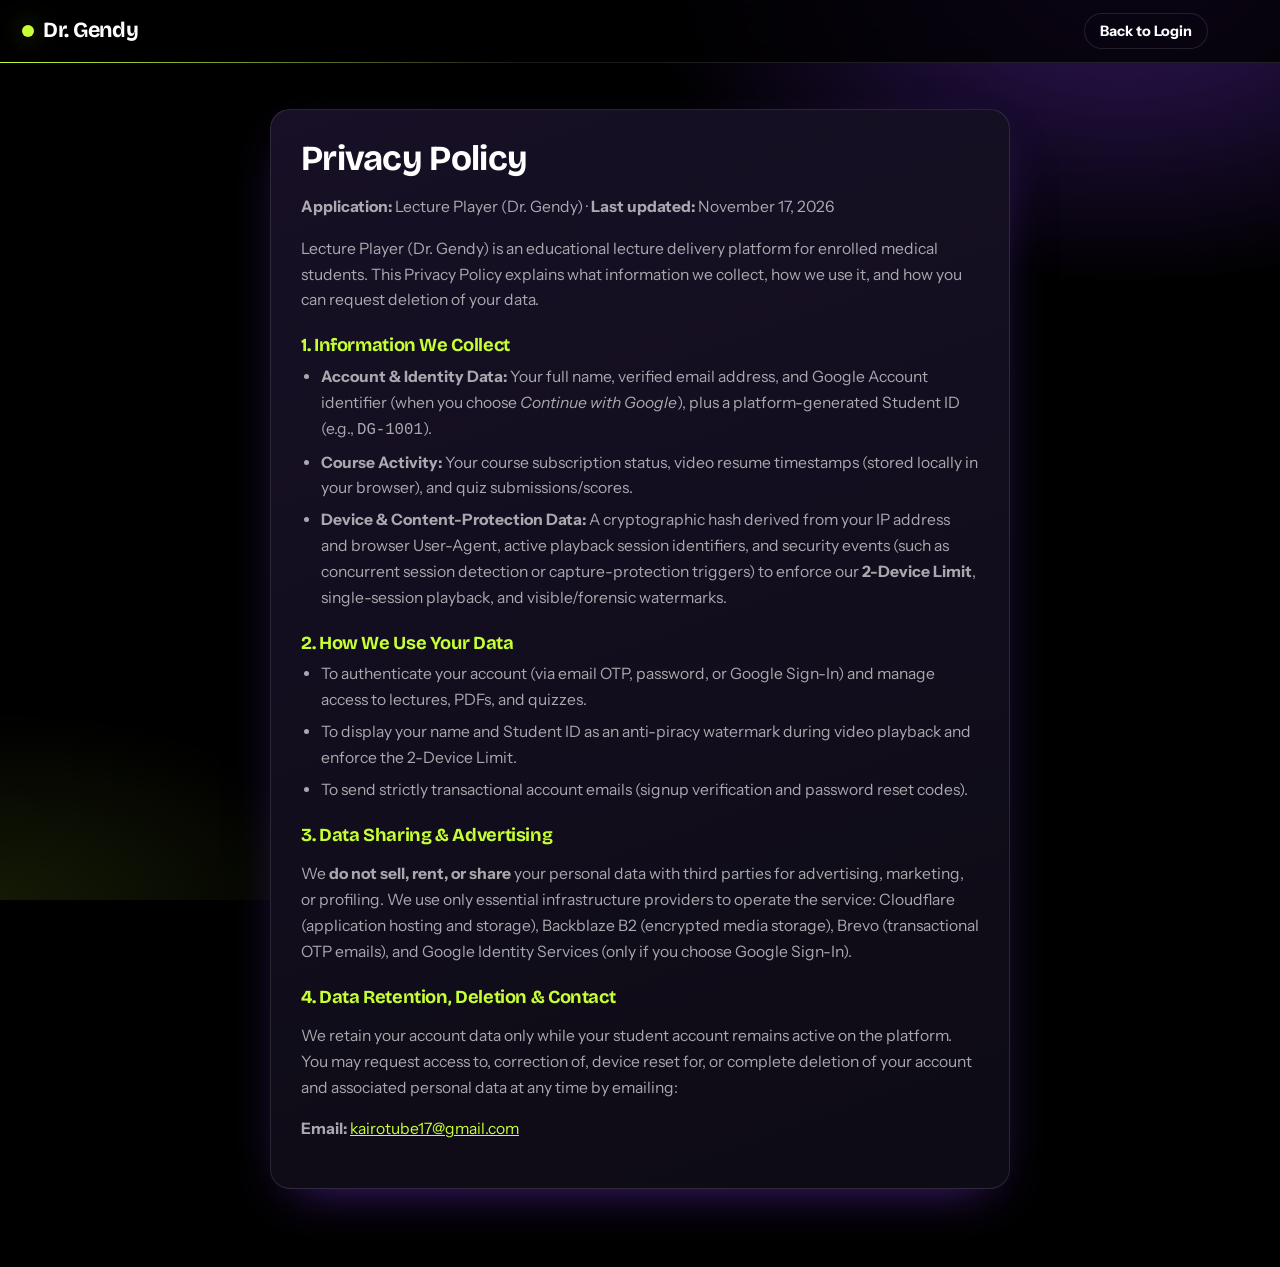
<file: privacy.html>
<!doctype html>
<html lang="en" data-theme="dark">
<head>
<meta charset="utf-8">
<meta name="viewport" content="width=device-width,initial-scale=1">
<title>Privacy Policy — Lecture Player (Dr. Gendy)</title>
<link rel="icon" href="data:,">
<script>try{document.documentElement.dataset.theme=localStorage.getItem('dg:theme')||'dark'}catch(e){}</script>
<link rel="preconnect" href="https://fonts.googleapis.com"><link rel="preconnect" href="https://fonts.gstatic.com" crossorigin>
<link href="https://fonts.googleapis.com/css2?family=Bricolage+Grotesque:wght@600;700&family=IBM+Plex+Sans+Arabic:wght@400;600&family=Instrument+Sans:wght@400;500;600&display=swap" rel="stylesheet">
<link rel="stylesheet" href="css/style.css?v=20261117e">
<style>
  .pp-wrap{max-width:780px;margin:0 auto;padding:28px 20px 80px}
  .pp-card{background:linear-gradient(160deg,var(--surface2),var(--surface));border:1px solid var(--line);border-radius:20px;padding:30px;box-shadow:var(--card);margin-top:18px}
  .pp-card h1{font-size:clamp(1.6rem,4vw,2.2rem);margin-bottom:6px}
  .pp-card h2{font-size:1.15rem;margin:22px 0 8px;color:var(--accent)}
  .pp-card p,.pp-card li{color:var(--muted);line-height:1.65;font-size:.98rem}
  .pp-card ul{margin:8px 0 0;padding-left:20px;display:grid;gap:6px}
  .pp-card a{color:var(--accent)}
</style>
</head>
<body>
<header class="top">
  <a class="brand" href="./index.html">Dr. Gendy</a>
  <span class="grow"></span>
  <a class="btn ghost sm" href="./index.html">Back to Login</a>
</header>

<main class="pp-wrap">
  <article class="pp-card">
    <h1>Privacy Policy</h1>
    <p class="muted"><strong>Application:</strong> Lecture Player (Dr. Gendy) &middot; <strong>Last updated:</strong> November 17, 2026</p>

    <p>Lecture Player (Dr. Gendy) is an educational lecture delivery platform for enrolled medical students. This Privacy Policy explains what information we collect, how we use it, and how you can request deletion of your data.</p>

    <h2>1. Information We Collect</h2>
    <ul>
      <li><strong>Account &amp; Identity Data:</strong> Your full name, verified email address, and Google Account identifier (when you choose <em>Continue with Google</em>), plus a platform-generated Student ID (e.g., <code>DG-1001</code>).</li>
      <li><strong>Course Activity:</strong> Your course subscription status, video resume timestamps (stored locally in your browser), and quiz submissions/scores.</li>
      <li><strong>Device &amp; Content-Protection Data:</strong> A cryptographic hash derived from your IP address and browser User-Agent, active playback session identifiers, and security events (such as concurrent session detection or capture-protection triggers) to enforce our <strong>2-Device Limit</strong>, single-session playback, and visible/forensic watermarks.</li>
    </ul>

    <h2>2. How We Use Your Data</h2>
    <ul>
      <li>To authenticate your account (via email OTP, password, or Google Sign-In) and manage access to lectures, PDFs, and quizzes.</li>
      <li>To display your name and Student ID as an anti-piracy watermark during video playback and enforce the 2-Device Limit.</li>
      <li>To send strictly transactional account emails (signup verification and password reset codes).</li>
    </ul>

    <h2>3. Data Sharing &amp; Advertising</h2>
    <p>We <strong>do not sell, rent, or share</strong> your personal data with third parties for advertising, marketing, or profiling. We use only essential infrastructure providers to operate the service: Cloudflare (application hosting and storage), Backblaze B2 (encrypted media storage), Brevo (transactional OTP emails), and Google Identity Services (only if you choose Google Sign-In).</p>

    <h2>4. Data Retention, Deletion &amp; Contact</h2>
    <p>We retain your account data only while your student account remains active on the platform. You may request access to, correction of, device reset for, or complete deletion of your account and associated personal data at any time by emailing:</p>
    <p><strong>Email:</strong> <a href="mailto:kairotube17@gmail.com">kairotube17@gmail.com</a></p>
  </article>
</main>
</body>
</html>
</file>
<file: css/style.css>
:root{--violet:#7D39EB;--lime:#C6FF33;--bg:#000;--surface:#0d0b14;--surface2:#171026;--line:rgba(255,255,255,.11);--text:#fff;--muted:rgba(255,255,255,.64);--accent:#C6FF33;--ok:#C6FF33;--bad:#ff6b8a;--ring:transparent;--glow:0 0 26px rgba(198,255,51,.38);--card:0 18px 50px -24px rgba(125,57,235,.65);--r:16px;
--page:radial-gradient(55% 38% at 88% -4%,rgba(125,57,235,.42),transparent 70%),radial-gradient(40% 30% at 0 100%,rgba(198,255,51,.1),transparent 70%)}
[data-theme=light]{--bg:#fff;--surface:#fff;--surface2:#f3ecff;--line:rgba(60,20,120,.16);--text:#000;--muted:rgba(0,0,0,.62);--accent:#7D39EB;--ok:#2c7a00;--bad:#c0123f;--ring:#000;--glow:0 0 22px rgba(198,255,51,.75);--card:0 14px 34px -18px rgba(125,57,235,.4);
--page:radial-gradient(55% 38% at 88% -4%,rgba(125,57,235,.16),transparent 70%),radial-gradient(45% 32% at 0 100%,rgba(198,255,51,.4),transparent 70%)}
*{box-sizing:border-box}html{color-scheme:dark}[data-theme=light]{color-scheme:light}
body{margin:0;background:var(--page) fixed,var(--bg);color:var(--text);font:400 16px/1.55 'Instrument Sans','IBM Plex Sans Arabic',system-ui,sans-serif;min-height:100vh;transition:background-color .25s,color .25s}
h1,h2,.brand{font-family:'Bricolage Grotesque','IBM Plex Sans Arabic',sans-serif;font-weight:700;letter-spacing:-.02em;margin:0}
h1{font-size:2rem;line-height:1.1}h2{font-size:clamp(1.6rem,4vw,2.4rem);line-height:1.12}
.muted{color:var(--muted)}.grow{flex:1}[hidden]{display:none!important}
:focus-visible{outline:2px solid var(--accent);outline-offset:2px}
button,input,select{font:inherit;color:inherit}
.btn{background:var(--lime);color:#000;border:0;box-shadow:0 0 0 1px var(--ring),var(--glow);border-radius:999px;padding:.72rem 1.5rem;font-weight:700;cursor:pointer;text-decoration:none;display:inline-block;transition:background .18s,color .18s,box-shadow .18s,transform .1s}
.btn:hover{background:var(--violet);color:#fff;box-shadow:0 0 0 1px var(--violet),0 0 30px rgba(125,57,235,.6)}.btn:active{transform:scale(.97)}
.btn.ghost{background:transparent;color:var(--text);box-shadow:inset 0 0 0 1px var(--line)}
.btn.ghost:hover{background:var(--surface2);color:var(--text);box-shadow:inset 0 0 0 1px var(--violet)}
.btn.sm{padding:.42rem 1rem;font-size:.9rem}
.btn[disabled],.btn[aria-disabled=true]{opacity:.32;pointer-events:none;box-shadow:inset 0 0 0 1px var(--line);background:transparent;color:var(--text)}
.icon-btn{background:var(--surface);border:1px solid var(--line);border-radius:50%;width:42px;height:42px;display:grid;place-items:center;cursor:pointer;transition:.18s}
.icon-btn:hover{border-color:var(--lime);box-shadow:var(--glow)}
.theme{position:fixed;top:14px;right:14px;z-index:30}
/* login */
.login{min-height:100vh;display:grid;grid-template-columns:1.1fr .9fr}
.stage{position:relative;display:grid;place-items:center;padding:48px;overflow:hidden;color:#fff;background:radial-gradient(70% 60% at 30% 35%,rgba(160,100,255,.7),transparent 72%),linear-gradient(160deg,#5a22b8,#12062a 70%,#000)}
.stage::before{content:"";position:absolute;inset:0;background:linear-gradient(rgba(255,255,255,.06) 1px,transparent 1px) 0 0/56px 56px,linear-gradient(90deg,rgba(255,255,255,.06) 1px,transparent 1px) 0 0/56px 56px;-webkit-mask:radial-gradient(70% 70% at 50% 50%,#000,transparent);mask:radial-gradient(70% 70% at 50% 50%,#000,transparent)}
.stage::after{content:"";position:absolute;width:520px;height:520px;border-radius:50%;border:1px solid rgba(198,255,51,.35);left:-160px;bottom:-200px;box-shadow:0 0 0 70px rgba(198,255,51,.05),0 0 0 140px rgba(198,255,51,.03)}
.sigwrap{position:relative;z-index:1;width:min(100%,660px);text-align:center;filter:drop-shadow(0 0 18px rgba(198,255,51,.5))}
.sig{width:100%;aspect-ratio:1400/788;background:var(--lime);-webkit-mask:url(../assets/signature.png) center/contain no-repeat;mask:url(../assets/signature.png) center/contain no-repeat}
.sigwrap p{margin:6px 0 0;color:rgba(255,255,255,.78);filter:none}
.side{display:grid;place-items:center;padding:40px 24px}
.card{position:relative;overflow:hidden;width:min(420px,100%);background:linear-gradient(160deg,var(--surface2),var(--surface));border:1px solid var(--line);border-radius:24px;padding:36px 32px;display:flex;flex-direction:column;gap:14px;box-shadow:var(--card);box-sizing:border-box}
.card::before{content:"";position:absolute;top:0;left:0;right:0;width:100%;height:3px;background:linear-gradient(90deg,var(--lime),var(--violet));pointer-events:none}
.card h1{margin:0 0 2px;font-size:1.65rem;font-weight:700;line-height:1.2}
.card p.muted{margin:0 0 6px;font-size:.9rem;line-height:1.45}
.card label{display:flex;flex-direction:column;gap:6px;width:100%;box-sizing:border-box;font-size:.88rem;color:var(--muted)}
.card input{width:100%;height:48px;box-sizing:border-box;background:var(--bg);border:1px solid rgba(255,255,255,.08);border-radius:12px;padding:0 14px;color:var(--text);font-size:.95rem;transition:border-color .18s,box-shadow .18s,background .18s}
.card input:focus{border-color:#ccff00;outline:0;box-shadow:0 0 0 3px rgba(204,255,0,.22),0 0 12px rgba(204,255,0,.15)}
[data-theme=light] .card input{background:#fff;border-color:rgba(60,20,120,.14);color:#000}
[data-theme=light] .card input:focus{border-color:#7d39eb;box-shadow:0 0 0 3px rgba(125,57,235,.2),0 0 12px rgba(125,57,235,.15)}
.card .btn{width:100%;height:48px;border-radius:12px!important;display:flex;align-items:center;justify-content:center;box-sizing:border-box;font-size:.98rem;font-weight:700;padding:0 16px;box-shadow:0 0 20px rgba(198,255,51,.25)}
.card .btn:hover{background:#d4ff4d;box-shadow:0 0 26px rgba(198,255,51,.45);color:#000;transform:translateY(-1px)}
[data-theme=light] .card .btn{background:#7d39eb;color:#fff;box-shadow:0 4px 14px rgba(125,57,235,.3)}
[data-theme=light] .card .btn:hover{background:#6b26d9;color:#fff}
.card .btn.ghost{background:rgba(255,255,255,.03);color:var(--text);border:1px solid rgba(255,255,255,.12);box-shadow:none;font-weight:600}
.card .btn.ghost:hover{background:rgba(255,255,255,.08);border-color:rgba(255,255,255,.24);color:var(--text);box-shadow:none;transform:translateY(-1px)}
[data-theme=light] .card .btn.ghost{background:rgba(0,0,0,.02);color:#111;border:1px solid rgba(60,20,120,.16)}
[data-theme=light] .card .btn.ghost:hover{background:rgba(125,57,235,.07);border-color:rgba(125,57,235,.3);color:#7d39eb}
.card .btn.sm{height:48px!important;border-radius:12px!important;font-size:.95rem;padding:0 14px}
.card .link-btn{align-self:flex-end;margin-top:-2px;margin-bottom:2px}
.err{color:var(--bad);margin:0;min-height:1.2em;font-size:.88rem;width:100%;box-sizing:border-box}
@media(max-width:900px){.login{grid-template-columns:1fr}.stage{padding:64px 20px 28px;border-radius:0 0 32px 32px}.sigwrap{width:min(300px,86%)}.sigwrap p{font-size:.85rem}.side{padding:28px 18px 40px}}
/* app */
.top{display:flex;align-items:center;gap:14px;padding:13px 72px 13px 22px;position:sticky;top:0;z-index:20;background:color-mix(in srgb,var(--bg) 78%,transparent);backdrop-filter:blur(16px);border-bottom:1px solid var(--line)}
.top::after{content:"";position:absolute;left:0;right:0;bottom:-1px;height:1px;background:linear-gradient(90deg,var(--lime),transparent 40%)}
.brand{color:var(--text);text-decoration:none;font-size:1.35rem;display:flex;align-items:center;gap:9px}
.brand::before{content:"";width:12px;height:12px;border-radius:50%;background:var(--lime);box-shadow:var(--glow)}
.who{font-size:.9rem}
main{max-width:980px;margin:0 auto;padding:30px 20px 90px}
.hero{margin-bottom:22px}.hero h1{font-size:clamp(1.8rem,5vw,2.8rem)}.hero p{margin:6px 0 0}
.bar{display:flex;gap:14px;flex-wrap:wrap;align-items:end;margin-bottom:22px;padding:16px;border-radius:var(--r);background:linear-gradient(160deg,var(--surface2),var(--surface));border:1px solid var(--line);box-shadow:var(--card)}
.sel{display:grid;gap:6px;font-size:.85rem;color:var(--muted);flex:1 1 280px}
select,#search{background:var(--bg);border:1px solid var(--line);border-radius:12px;padding:.85rem 1rem;color:var(--text);font-size:1.05rem;width:100%;transition:.18s}
select:focus,#search:focus{border-color:var(--lime);outline:0;box-shadow:0 0 0 3px rgba(198,255,51,.26)}
select{appearance:none;-webkit-appearance:none;font-weight:600;padding-inline-end:2.8rem;background-image:linear-gradient(45deg,transparent 50%,var(--accent) 50%),linear-gradient(135deg,var(--accent) 50%,transparent 50%);background-position:calc(100% - 22px) 55%,calc(100% - 16px) 55%;background-size:6px 6px;background-repeat:no-repeat}
select option{background:var(--surface);color:var(--text)}
#search{flex:1 1 200px;font-size:1rem}
.lectures{list-style:none;margin:0;padding:0;display:grid;gap:12px}
.lec{display:grid;grid-template-columns:48px 1fr auto;gap:16px;align-items:center;background:linear-gradient(160deg,var(--surface2),var(--surface));border:1px solid var(--line);border-radius:var(--r);padding:16px 18px;cursor:pointer;position:relative;overflow:hidden;box-shadow:var(--card);transition:border-color .18s,transform .18s,box-shadow .18s}
.lec:hover{border-color:var(--lime);transform:translateY(-2px);box-shadow:var(--card),0 0 0 1px var(--lime),var(--glow)}
.lec.off{opacity:.42;cursor:not-allowed;box-shadow:none}.lec.off:hover{border-color:var(--line);transform:none;box-shadow:none}
.num{width:48px;height:48px;border-radius:14px;display:grid;place-items:center;font:700 1.1rem 'Bricolage Grotesque',sans-serif;color:#fff;background:linear-gradient(145deg,var(--violet),#4a1fa8);box-shadow:0 8px 20px -8px var(--violet)}
.lec.done .num{background:var(--lime);color:#000;box-shadow:var(--glow)}
.lec h3{margin:0;font-size:1.08rem;font-weight:600}.lec .sub{font-size:.85rem;color:var(--muted)}
.chips{display:flex;gap:6px}
.chip{font-size:.78rem;font-weight:600;padding:.22rem .7rem;border-radius:999px;border:1px solid var(--line);color:var(--muted)}
.chip.on{background:var(--lime);border-color:var(--lime);color:#000}
.chip.off{opacity:.45;text-decoration:line-through}
.prog{position:absolute;left:0;bottom:0;height:3px;background:var(--lime);box-shadow:var(--glow)}
.empty{padding:40px;text-align:center;color:var(--muted);border:1px dashed var(--line);border-radius:var(--r)}
.back{color:var(--accent);text-decoration:none;font-weight:600}
#lecture h2{margin:10px 0 4px}
.player{position:relative;aspect-ratio:16/9;background:#000;border-radius:20px;overflow:hidden;margin:18px 0 14px;user-select:none;box-shadow:0 0 0 1px var(--line),0 40px 90px -40px rgba(125,57,235,.85),0 0 60px -20px rgba(198,255,51,.25)}
.player:fullscreen{border-radius:0;aspect-ratio:auto}
.player video{width:100%;height:100%;display:block;background:#000}
.wm{position:absolute;pointer-events:none;color:#fff;opacity:.16;font-size:.85rem;font-weight:600;transition:all 2s;text-shadow:0 0 2px #000}
.ctl{position:absolute;inset:auto 0 0 0;padding:44px 16px 10px;background:linear-gradient(transparent,rgba(0,0,0,.88));display:grid;gap:4px;color:#fff;transition:opacity .25s}
.player.idle.playing .ctl{opacity:0}.player.idle.playing{cursor:none}
.row{display:flex;align-items:center;gap:4px}
.cb{background:none;border:0;color:#fff;min-width:40px;height:40px;border-radius:50%;cursor:pointer;display:inline-grid;place-items:center;transition:.15s}
.cb:hover{background:var(--violet)}.cb:active{transform:scale(.92)}
.cb.pill{border-radius:999px;padding:0 12px;font-weight:700;font-size:.85rem;border:1px solid rgba(255,255,255,.28);height:32px;min-width:0;margin-inline-start:4px}
.cb.pill:hover{border-color:var(--lime);background:rgba(198,255,51,.15)}
.i-pause,.i-mute{display:none}.player.playing .i-pause{display:block}.player.playing .i-play{display:none}.player.muted .i-mute{display:block}.player.muted .i-vol{display:none}
#pp{background:var(--lime);color:#000;box-shadow:var(--glow);margin-inline-end:4px}#pp:hover{background:var(--violet);color:#fff}
.time{font-size:.85rem;font-variant-numeric:tabular-nums;white-space:nowrap;margin-inline-start:6px}
input[type=range]{-webkit-appearance:none;appearance:none;background:transparent;height:18px;cursor:pointer;margin:0}
input[type=range]::-webkit-slider-runnable-track{height:4px;border-radius:2px;background:linear-gradient(90deg,var(--lime) var(--p,0%),rgba(255,255,255,.28) var(--p,0%))}
input[type=range]::-moz-range-track{height:4px;border-radius:2px;background:rgba(255,255,255,.28)}
input[type=range]::-moz-range-progress{height:4px;border-radius:2px;background:var(--lime)}
input[type=range]::-webkit-slider-thumb{-webkit-appearance:none;width:14px;height:14px;border-radius:50%;background:var(--lime);margin-top:-5px;box-shadow:0 0 10px var(--lime)}
input[type=range]::-moz-range-thumb{width:14px;height:14px;border:0;border-radius:50%;background:var(--lime);box-shadow:0 0 10px var(--lime)}
#seek{width:100%}
.volwrap{display:flex;align-items:center}
.vol{width:0;opacity:0;transition:width .2s,opacity .2s,margin .2s}
.volwrap:hover .vol,.volwrap:focus-within .vol{width:88px;opacity:1;margin-inline:2px 10px}
.pwrap{position:relative}
.pop{position:absolute;bottom:46px;right:0;background:#120c20;border:1px solid rgba(198,255,51,.3);border-radius:12px;padding:4px;min-width:98px;z-index:5;box-shadow:0 14px 40px rgba(0,0,0,.6)}
.pop button{display:block;width:100%;text-align:left;background:none;border:0;color:#fff;padding:.42rem .75rem;border-radius:8px;cursor:pointer}
.pop button:hover{background:var(--violet)}.pop .cur{color:var(--lime);font-weight:700}
.big{position:absolute;inset:0 0 70px;background:none;border:0;cursor:pointer;display:grid;place-items:center}
.bp{width:76px;height:76px;border-radius:50%;background:var(--lime);color:#000;display:grid;place-items:center;box-shadow:var(--glow),0 0 0 10px rgba(198,255,51,.15);transition:.2s}
.big:hover .bp{background:var(--violet);color:#fff;transform:scale(1.06)}.player.playing .bp{opacity:0;transform:scale(.8)}
.lnav{display:flex;justify-content:space-between;gap:10px}
.panels{display:grid;gap:16px;margin-top:22px}
.panel{background:linear-gradient(160deg,var(--surface2),var(--surface));border:1px solid var(--line);border-radius:var(--r);padding:24px;box-shadow:var(--card)}
.panel.off{opacity:.5;box-shadow:none}.panel h3{margin:0 0 4px;font-size:1.2rem}
.phead{display:flex;justify-content:space-between;align-items:center;gap:14px;flex-wrap:wrap}
.q{font-size:1.2rem;font-weight:600;margin:16px 0 14px}
.opts{display:grid;gap:9px}
.opt{text-align:left;background:var(--bg);border:1px solid var(--line);border-radius:12px;padding:.85rem 1.05rem;cursor:pointer;transition:.15s}
.opt:hover:not(:disabled){border-color:var(--violet);background:var(--surface2)}
.opt.sel{border-color:var(--lime);box-shadow:0 0 0 1px var(--lime),var(--glow)}
.opt.right{border-color:var(--ok);background:color-mix(in srgb,var(--ok) 16%,transparent);box-shadow:none}
.opt.wrong{border-color:var(--bad);background:color-mix(in srgb,var(--bad) 13%,transparent);box-shadow:none}
.fb{margin:12px 0 0;font-size:.95rem}.fb b.r{color:var(--ok)}.fb b.w{color:var(--bad)}
.qnav{display:flex;gap:8px;margin-top:16px;align-items:center}
.qbar{height:5px;background:var(--line);border-radius:3px;margin-top:10px}.qbar i{display:block;height:100%;background:var(--lime);border-radius:3px;box-shadow:var(--glow);transition:width .25s}
.score{font:700 3.4rem 'Bricolage Grotesque',sans-serif;margin:8px 0;color:var(--accent)}
.rev{display:grid;gap:8px;margin:14px 0}.rev div{border:1px solid var(--line);border-radius:12px;padding:.75rem 1rem;font-size:.95rem;background:var(--bg)}
.toast{position:fixed;bottom:22px;left:50%;transform:translate(-50%,20px);background:var(--lime);color:#000;font-weight:600;padding:.6rem 1.2rem;border-radius:999px;opacity:0;transition:.25s;pointer-events:none;z-index:50;box-shadow:var(--glow);max-width:min(92vw,560px);text-align:center;line-height:1.4}
.toast.show{opacity:1;transform:translate(-50%,0)}
@media(max-width:600px){.lec{grid-template-columns:40px 1fr}.lec .chips{grid-column:2}.num{width:40px;height:40px}.top .who{display:none}.vol{display:none}.bp{width:60px;height:60px}.cb{min-width:36px}}
@media(prefers-reduced-motion:reduce){*{transition:none!important}}
.cms-field{display:flex;flex-direction:column;gap:6px;min-width:0}
.cms-field label{font-size:11px;font-weight:700;text-transform:uppercase;letter-spacing:.5px;color:var(--muted)}
.cms-lec-card{padding:18px;border-radius:14px;border:1px solid var(--border,rgba(255,255,255,.12));background:var(--panel,rgba(255,255,255,.03));margin-top:12px;display:grid;gap:14px}
.cms-lec-card input[type="text"],.cms-lec-card input[type="number"],.cms-lec-card input[type="url"],.cms-lec-card input:not([type]),.cms-lec-card select{width:100%;min-width:0;padding:9px 11px;border-radius:9px;border:1px solid var(--border,rgba(255,255,255,.15));background:var(--bg,#000);color:var(--text,#fff);font:inherit;box-sizing:border-box}
.cms-row-1{display:grid;grid-template-columns:2fr 1fr;gap:12px;align-items:end}
.cms-row-2{display:grid;grid-template-columns:1fr 1fr;gap:12px;align-items:start}
.cms-row-3{display:flex;justify-content:space-between;align-items:center;gap:12px;flex-wrap:wrap;padding-top:10px;border-top:1px solid var(--border,rgba(255,255,255,.08))}
.cms-quiz-wrap{display:flex;align-items:center;gap:10px;flex-wrap:wrap}
.cms-quiz-ok{font-size:12px;font-weight:700;color:var(--ok,#c6ff33)}
@media(max-width:680px){.cms-row-1,.cms-row-2{grid-template-columns:1fr}}

/* Executive Admin Dashboard */
.adm-wrap{max-width:1180px;margin:0 auto;padding:10px 0 60px}
.adm-wrap,.adm-wrap *{box-sizing:border-box}
.adm-top{display:flex;align-items:center;justify-content:space-between;gap:18px;flex-wrap:wrap;margin-bottom:18px;padding:18px 20px;border:1px solid var(--line);border-radius:16px;background:rgba(17,17,24,.92);box-shadow:0 18px 50px -34px rgba(0,0,0,.9);backdrop-filter:blur(14px)}
[data-theme=light] .adm-top{background:rgba(255,255,255,.92)}
.adm-top h2{font-size:1.35rem}.adm-top p{margin:4px 0 0;font-size:.88rem}
.adm-kpis{display:grid;grid-template-columns:repeat(4,minmax(0,1fr));gap:12px;margin-bottom:16px}
.kpi{position:relative;overflow:hidden;padding:16px 18px;min-height:94px;border-radius:14px;border:1px solid var(--line);background:#111118}
.kpi::before{content:"";position:absolute;left:0;top:14px;bottom:14px;width:2px;background:var(--lime);box-shadow:0 0 14px rgba(198,255,51,.35)}
[data-theme=light] .kpi{background:#fff}.kpi>span{display:block;font-size:11px;line-height:1.2;text-transform:uppercase;letter-spacing:.11em;font-weight:700}.kpi b{display:block;margin-top:8px;font-size:26px;line-height:1;color:var(--lime);font-variant-numeric:tabular-nums}
[data-theme=light] .kpi b{color:#7d39eb}
.adm-tabs{display:inline-flex;gap:4px;margin-bottom:16px;padding:5px;border:1px solid var(--line);border-radius:999px;background:rgba(255,255,255,.04)}
.adm-tabs .btn{height:38px;border-radius:999px;padding:0 14px;box-shadow:none;font-size:.86rem}.adm-tabs .btn.active{background:var(--lime);color:#000;border-color:var(--lime);box-shadow:0 0 18px rgba(198,255,51,.12)}
[data-theme=light] .adm-tabs .btn.active{background:#7d39eb;color:#fff;border-color:#7d39eb}
.adm-wrap input,.adm-wrap select,.adm-wrap .btn{font-size:.9rem;border-radius:10px}.adm-wrap input,.adm-wrap select{height:40px;padding:0 11px;background:#0a0a0f;border:1px solid rgba(255,255,255,.12);color:var(--text)}
[data-theme=light] .adm-wrap input,[data-theme=light] .adm-wrap select{background:#fff;border-color:rgba(60,20,120,.16);color:#111}
.adm-wrap input:focus,.adm-wrap select:focus{border-color:var(--lime);outline:0;box-shadow:0 0 0 3px rgba(198,255,51,.18)}[data-theme=light] .adm-wrap input:focus,[data-theme=light] .adm-wrap select:focus{border-color:#7d39eb;box-shadow:0 0 0 3px rgba(125,57,235,.16)}
.adm-wrap .btn{height:40px;padding:0 13px;box-shadow:none}.adm-wrap .btn.sm{height:36px;padding:0 11px;font-size:.82rem}.adm-wrap .btn.lime{box-shadow:0 10px 24px -14px rgba(198,255,51,.8)}
.adm-bar,.adm-sticky-bar{display:flex;gap:10px;flex-wrap:wrap;align-items:center;margin-bottom:14px;padding:10px;border:1px solid var(--line);border-radius:14px;background:rgba(17,17,24,.96);min-height:62px}
[data-theme=light] .adm-bar,[data-theme=light] .adm-sticky-bar{background:rgba(255,255,255,.96)}
.adm-sticky-bar{position:sticky;top:68px;z-index:15;backdrop-filter:blur(14px);box-shadow:0 12px 30px -24px #000}.adm-sticky-left,.adm-sticky-right{display:flex;align-items:center;gap:8px}.adm-sticky-right{margin-left:auto}
.unsaved-pill{display:inline-flex;align-items:center;gap:7px;height:28px;padding:0 9px;border-radius:999px;border:1px solid rgba(245,158,11,.28);background:rgba(245,158,11,.11);color:#fbbf24;font-size:11px;font-weight:800}.unsaved-pill::before{content:"";width:6px;height:6px;border-radius:50%;background:#f59e0b}
.free-toggle{height:40px;display:inline-flex;align-items:center;gap:9px;border:1px solid var(--line);border-radius:999px;padding:0 12px;background:rgba(255,255,255,.04);color:var(--text);cursor:pointer;font-weight:700}.free-toggle.on{border-color:rgba(198,255,51,.38);background:rgba(198,255,51,.08)}.free-toggle i{width:8px;height:8px;border-radius:50%;background:#777;box-shadow:0 0 0 3px rgba(255,255,255,.05)}.free-toggle.on i{background:var(--lime);box-shadow:0 0 10px rgba(198,255,51,.65)}
.tbl-wrap{overflow-x:auto;max-width:100%;border:1px solid var(--line);border-radius:14px;background:#111118}.adm-tbl{width:100%;border-collapse:collapse;font-size:13px;text-align:left}.adm-tbl th,.adm-tbl td{padding:11px 12px;border-bottom:1px solid rgba(255,255,255,.07);vertical-align:middle}.adm-tbl tbody tr{transition:background .15s}.adm-tbl tbody tr:hover{background:rgba(198,255,51,.035)}.adm-tbl th{position:sticky;top:0;z-index:2;background:#17171f;font-size:10px;text-transform:uppercase;letter-spacing:.09em;color:var(--muted)}
[data-theme=light] .tbl-wrap{background:#fff}[data-theme=light] .adm-tbl th{background:#f7f4ff}[data-theme=light] .adm-tbl td,[data-theme=light] .adm-tbl th{border-color:rgba(60,20,120,.12)}
.tag-st{display:inline-flex;align-items:center;height:24px;padding:0 8px;border-radius:999px;font-size:11px;font-weight:800;text-transform:capitalize}.st-active{background:rgba(34,197,94,.16);color:#4ade80}.st-inactive{background:rgba(250,204,21,.16);color:#facc15}.st-banned{background:rgba(248,113,113,.16);color:#f87171}[data-theme=light] .st-active{color:#15803d}[data-theme=light] .st-inactive{color:#a16207}[data-theme=light] .st-banned{color:#b91c1c}
.adm-acts{display:flex;gap:6px;flex-wrap:wrap}.adm-acts .btn{border-radius:999px!important}.adm-action-danger{color:#f87171!important}
.cms-grid{display:grid;gap:14px}.cms-card{overflow:hidden;border-radius:16px;border:1px solid var(--line);background:#111118}.cms-course-head{display:flex;align-items:center;gap:12px;padding:14px 16px;border-bottom:1px solid rgba(255,255,255,.07)}.cms-course-head.open{border-bottom:1px solid rgba(255,255,255,.07)}.cms-collapse{width:36px;height:36px!important;min-width:36px;border-radius:10px!important;padding:0!important}.cms-course-main{display:grid;grid-template-columns:minmax(130px,1fr) minmax(180px,1.3fr) auto;align-items:end;gap:10px;flex:1}.cms-course-actions{display:flex;gap:7px;align-items:center}.cms-badge{display:inline-flex;align-items:center;height:26px;padding:0 9px;border-radius:999px;border:1px solid rgba(198,255,51,.16);background:rgba(198,255,51,.07);color:var(--lime);font-size:11px;font-weight:800;white-space:nowrap}[data-theme=light] .cms-badge{color:#7d39eb;border-color:rgba(125,57,235,.18);background:rgba(125,57,235,.07)}
.cms-course-body{display:grid;gap:10px;padding:14px}.cms-course-body.collapsed{display:none}.cms-field{display:flex;flex-direction:column;gap:6px;min-width:0}.cms-field label{font-size:10px;font-weight:800;text-transform:uppercase;letter-spacing:.08em;color:var(--muted)}
.cms-lec-card{display:grid;gap:14px;margin:0;padding:18px;border:1px solid rgba(255,255,255,.08);border-radius:14px;background:#0a0a0f;transition:border-color .15s,box-shadow .15s}.cms-lec-card:focus-within{border-color:rgba(198,255,51,.42);box-shadow:0 0 0 3px rgba(198,255,51,.055)}[data-theme=light] .cms-lec-card{background:#faf9ff;border-color:rgba(60,20,120,.12)}[data-theme=light] .cms-lec-card:focus-within{border-color:rgba(125,57,235,.5);box-shadow:0 0 0 3px rgba(125,57,235,.07)}
.cms-lec-head{display:flex;align-items:center;justify-content:space-between;gap:10px}.cms-lec-left{display:flex;align-items:center;gap:8px}.cms-lec-num{display:grid;place-items:center;width:34px;height:34px;border-radius:9px;background:rgba(255,255,255,.07);border:1px solid var(--line);font-size:11px;font-weight:800;font-variant-numeric:tabular-nums}.cms-status{display:inline-flex;align-items:center;height:24px;padding:0 8px;border-radius:999px;font-size:10px;font-weight:800}.cms-status.published{background:rgba(198,255,51,.12);color:var(--lime)}[data-theme=light] .cms-status.published{color:#7d39eb;background:rgba(125,57,235,.1)}.cms-status.soon{background:rgba(255,255,255,.07);color:var(--muted)}
.cms-row-1{display:grid;grid-template-columns:2fr 1fr;gap:12px;align-items:end}.cms-row-2{display:grid;grid-template-columns:1fr 1fr;gap:12px;align-items:start}.cms-row-3{display:flex;justify-content:space-between;align-items:center;gap:12px;flex-wrap:wrap;padding-top:12px;border-top:1px solid rgba(255,255,255,.08)}.cms-quiz-wrap{display:flex;align-items:center;gap:8px;flex-wrap:wrap}.cms-file-hidden{position:absolute;width:1px;height:1px;opacity:0;pointer-events:none}.cms-upload-btn{height:36px;display:inline-flex;align-items:center;gap:8px;padding:0 12px;border:1px dashed rgba(198,255,51,.38);border-radius:999px;background:rgba(198,255,255,.03);color:var(--text);font-size:.82rem;font-weight:800;cursor:pointer}.cms-upload-btn.attached{border-style:solid;border-color:rgba(198,255,51,.22);background:rgba(198,255,51,.09);color:var(--lime)}[data-theme=light] .cms-upload-btn.attached{color:#7d39eb;border-color:rgba(125,57,235,.22);background:rgba(125,57,235,.08)}.cms-upload-btn svg{flex:none}.cms-quiz-ok{font-size:12px;font-weight:800;color:var(--lime)}[data-theme=light] .cms-quiz-ok{color:#7d39eb}
@media(max-width:700px){main{padding-inline:12px}.adm-wrap{padding-top:6px}.adm-top{align-items:flex-start}.adm-kpis{grid-template-columns:repeat(2,minmax(0,1fr))}.adm-tabs{display:flex;width:100%}.adm-tabs .btn{flex:1}.adm-sticky-bar{top:64px}.adm-sticky-right{width:100%;margin-left:0}.adm-sticky-right .btn{flex:1}.adm-course-main{grid-template-columns:1fr 1fr}.cms-course-head{align-items:flex-start}.cms-course-actions{width:100%;justify-content:flex-end}.cms-row-1,.cms-row-2{grid-template-columns:1fr}.cms-course-head{flex-wrap:wrap}.cms-course-main{order:2;width:calc(100% - 48px)}.cms-course-actions{order:3}.adm-tbl{min-width:680px}.adm-bar input,.adm-bar select{width:100%}}
@media(max-width:420px){.adm-kpis{grid-template-columns:1fr}.adm-sticky-left,.adm-sticky-right{width:100%}.adm-sticky-left .btn,.adm-sticky-right .btn{flex:1}.cms-course-main{grid-template-columns:1fr}.cms-course-actions{flex-wrap:wrap}.cms-lec-head{align-items:flex-start}.adm-wrap .adm-acts{width:100%}}
</file>
